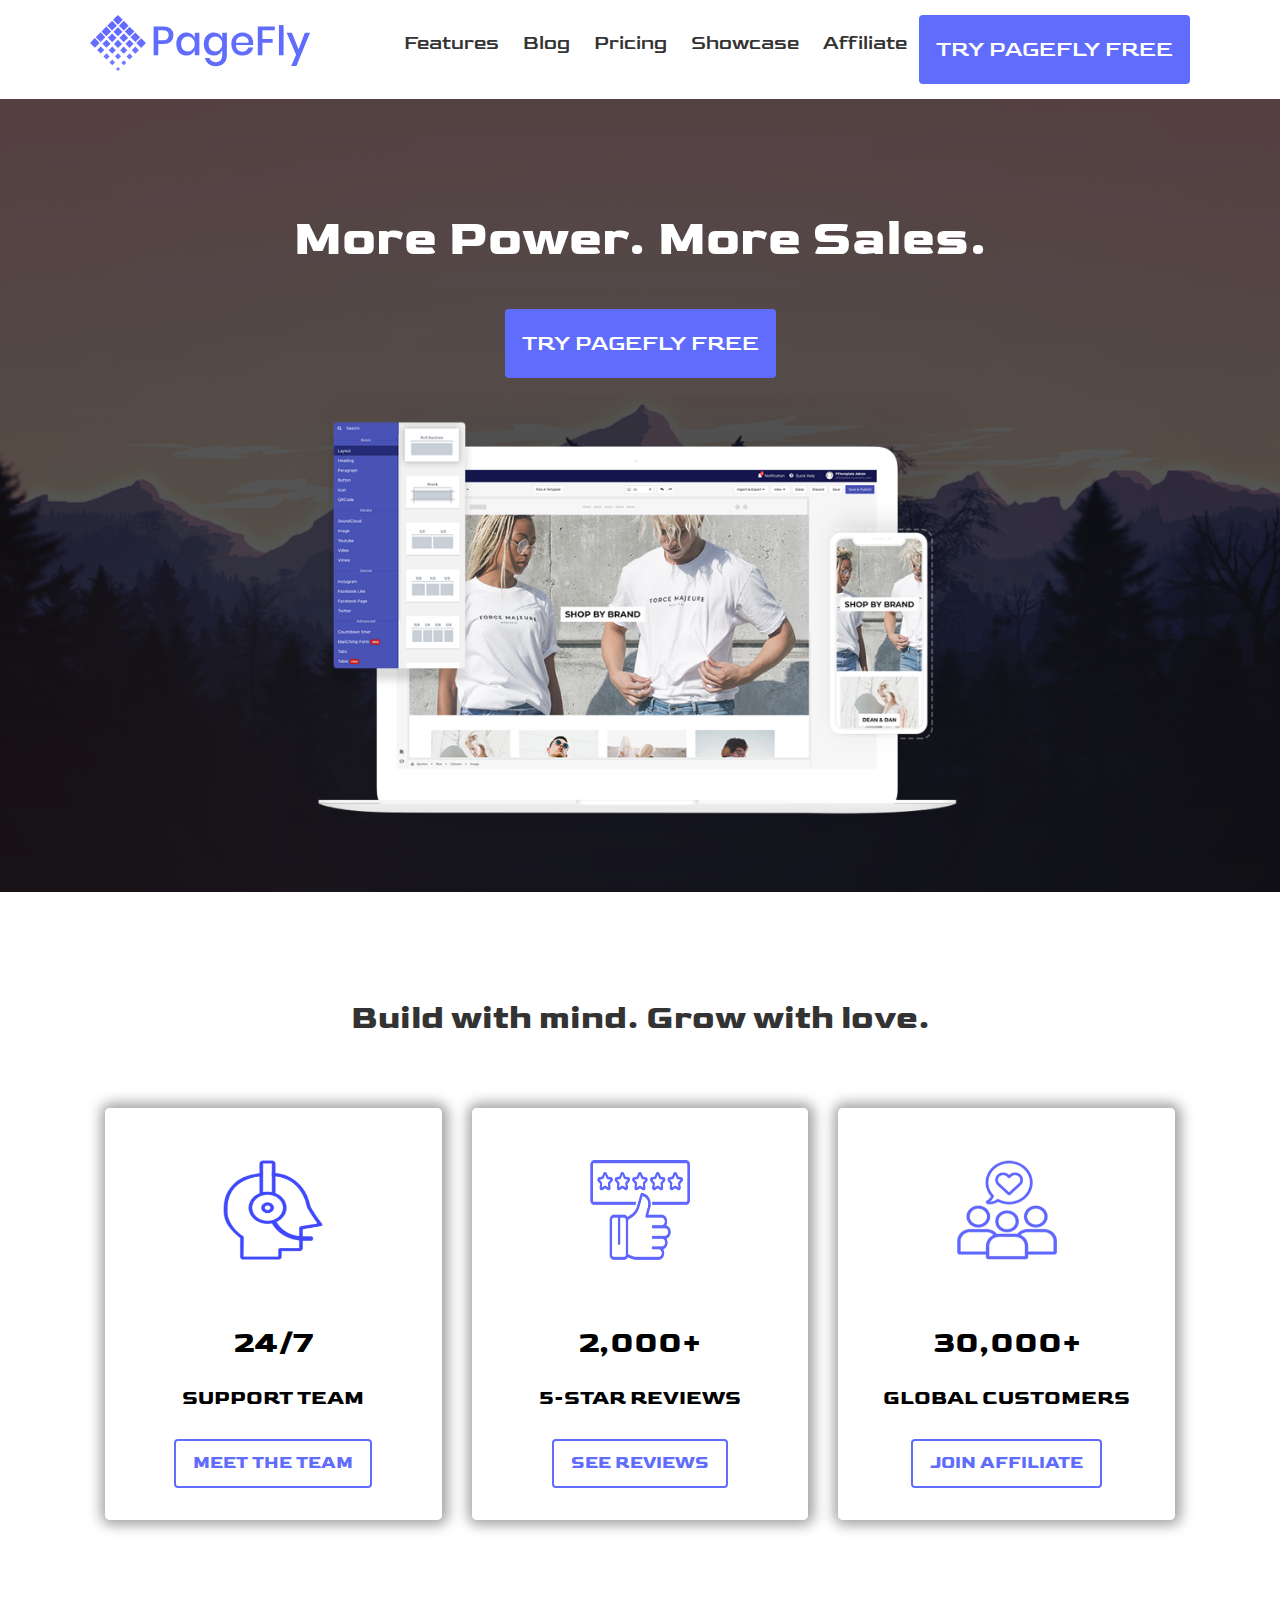
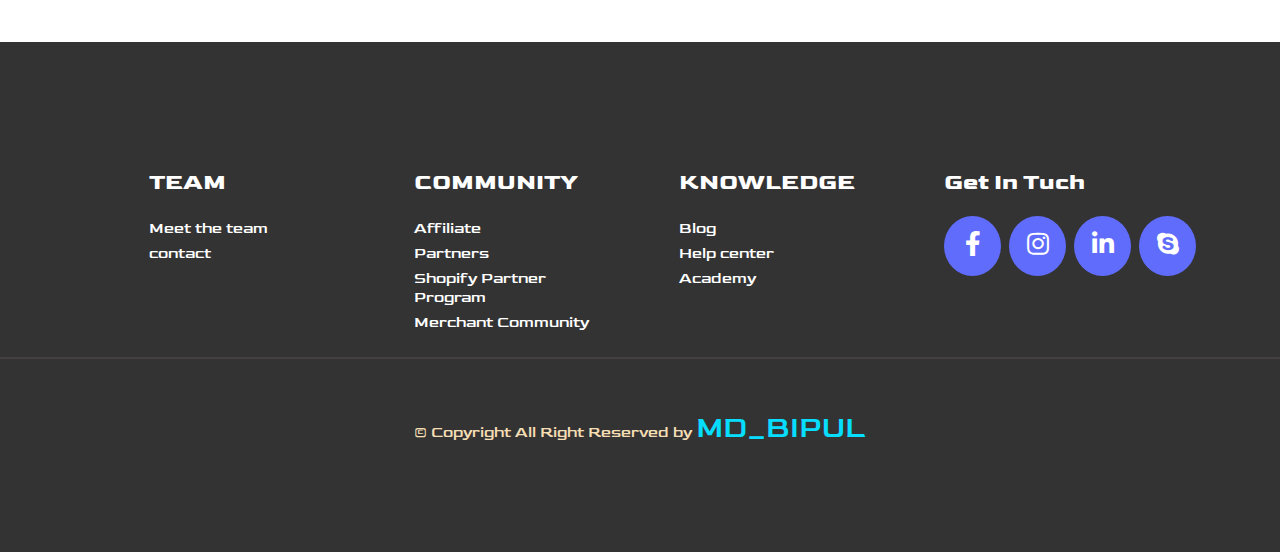
<file: index.html>
<!DOCTYPE html>
<html lang="en">
<head>
	<meta charset="UTF-8">
	<meta name="viewport" content="width=device-width, initial-scale=1.0">
	<title>PageFly.oi</title>
	<link rel="icon" href="assets/images/favicon.png">
	<link rel="stylesheet" href="assets/fontawsome/css/all.min.css">
	<link rel="stylesheet" href="assets/css/style.css">
</head>
<body>
	<!-- header section start -->
	<header>
		<div class="container">
			<div class="logo">
				<a href="index.html"><img src="assets/images/logo.svg" alt="logo.svg"></a>
			</div>
			<nav>
				<ul>
					<li><a href="Features.html">Features</a></li>
					<li><a href="Blog.html">Blog</a></li>
					<li><a href="#">Pricing</a></li>
					<li><a href="#">Showcase</a></li>
					<li><a href="#">Affiliate</a></li>
					<li><a class="bnt" href="#">TRY PAGEFLY FREE</a></li>
				</ul>
			</nav>
		</div>
	</header>
	<!-- header section end -->

	<!-- section area start -->
	<section class="banner_section">
		<div class="container">
			<div class="banner_contant">
				<h1>More Power. More Sales.</h1>
				<a class="bnt" href="#">TRY PAGEFLY FREE</a>
				<img src="assets/images/1.png" alt="banner_img">
			</div>
		</div>
	</section>
	<!-- section area end -->


	<!-- service section area start -->
	<div class="service_section">
		<div class="container">
			<div class="heading">
				<h2>Build with mind. Grow with love.</h2>
			</div>
		</div>

		<div class="container flex">
			<div class="col_ser">
				<div class="servic_contant">
					<img src="assets/images/service_1.png" alt="service_img">
					<h3>24/7</h3>
					<p>SUPPORT TEAM</p>
					<a href="#" class="service_btn">MEET THE TEAM</a>
				</div>
			</div>
			<div class="col_ser">
				<div class="servic_contant">
					<img src="assets/images/service_2.png" alt="service_img">
					<h3>2,000+</h3>
					<p>5-STAR REVIEWS</p>
					<a href="#" class="service_btn">SEE REVIEWS</a>
				</div>
			</div>
			<div class="col_ser">
				<div class="servic_contant">
					<img src="assets/images/service_3.png" alt="service_img">
					<h3>30,000+</h3>
					<p>GLOBAL CUSTOMERS</p>
					<a href="#" class="service_btn">JOIN AFFILIATE</a>
				</div>
			</div>
			
		</div>
	</div>
	<!-- service section area end -->


	<!-- footer section area start -->
	<footer>
		<div class="container flex">
			<div class="col_4">
				<div class="widget">
					<h4>TEAM</h4>
					<ul>
						<li><a href="#">Meet the team</a></li>
						<li><a href="#">contact</a></li>
					</ul>
				</div>
			</div>
			<div class="col_4">
				<div class="widget">
					<h4>COMMUNITY</h4>
					<ul>
						<li><a href="#">Affiliate</a></li>
						<li><a href="#">Partners</a></li>
						<li><a href="#">Shopify Partner Program</a></li>
						<li><a href="#">Merchant Community</a></li>
					</ul>
				</div>
			</div>
			<div class="col_4">
				<div class="widget">
					<h4>KNOWLEDGE</h4>
					<ul>
						<li><a href="#">Blog</a></li>
						<li><a href="#">Help center</a></li>
						<li><a href="#">Academy</a></li>
					</ul>
				</div>
			</div>
			<div class="col_4">
				<div class="widget">
					<h4>Get In Tuch</h4>
					<ul class="social_link">
						<li><a href="#"><i class="fab fa-facebook-f"></i></a></li>
						<li><a href="#"><i class="fab fa-instagram"></i></a></li>
						<li><a href="#"><i class="fab fa-linkedin-in"></i></a></li>
						<li><a href="#"><i class="fab fa-skype"></i></a></li>
					</ul>
				</div>
			</div>
		</div>
		<div>
			<div class="copyright">
				<p>&copy; Copyright All Right Reserved by <span>MD_BIPUL</span></p>
			</div>
		</div>
	</footer>
	<!-- footer section area end -->

</body>
</html>
</file>
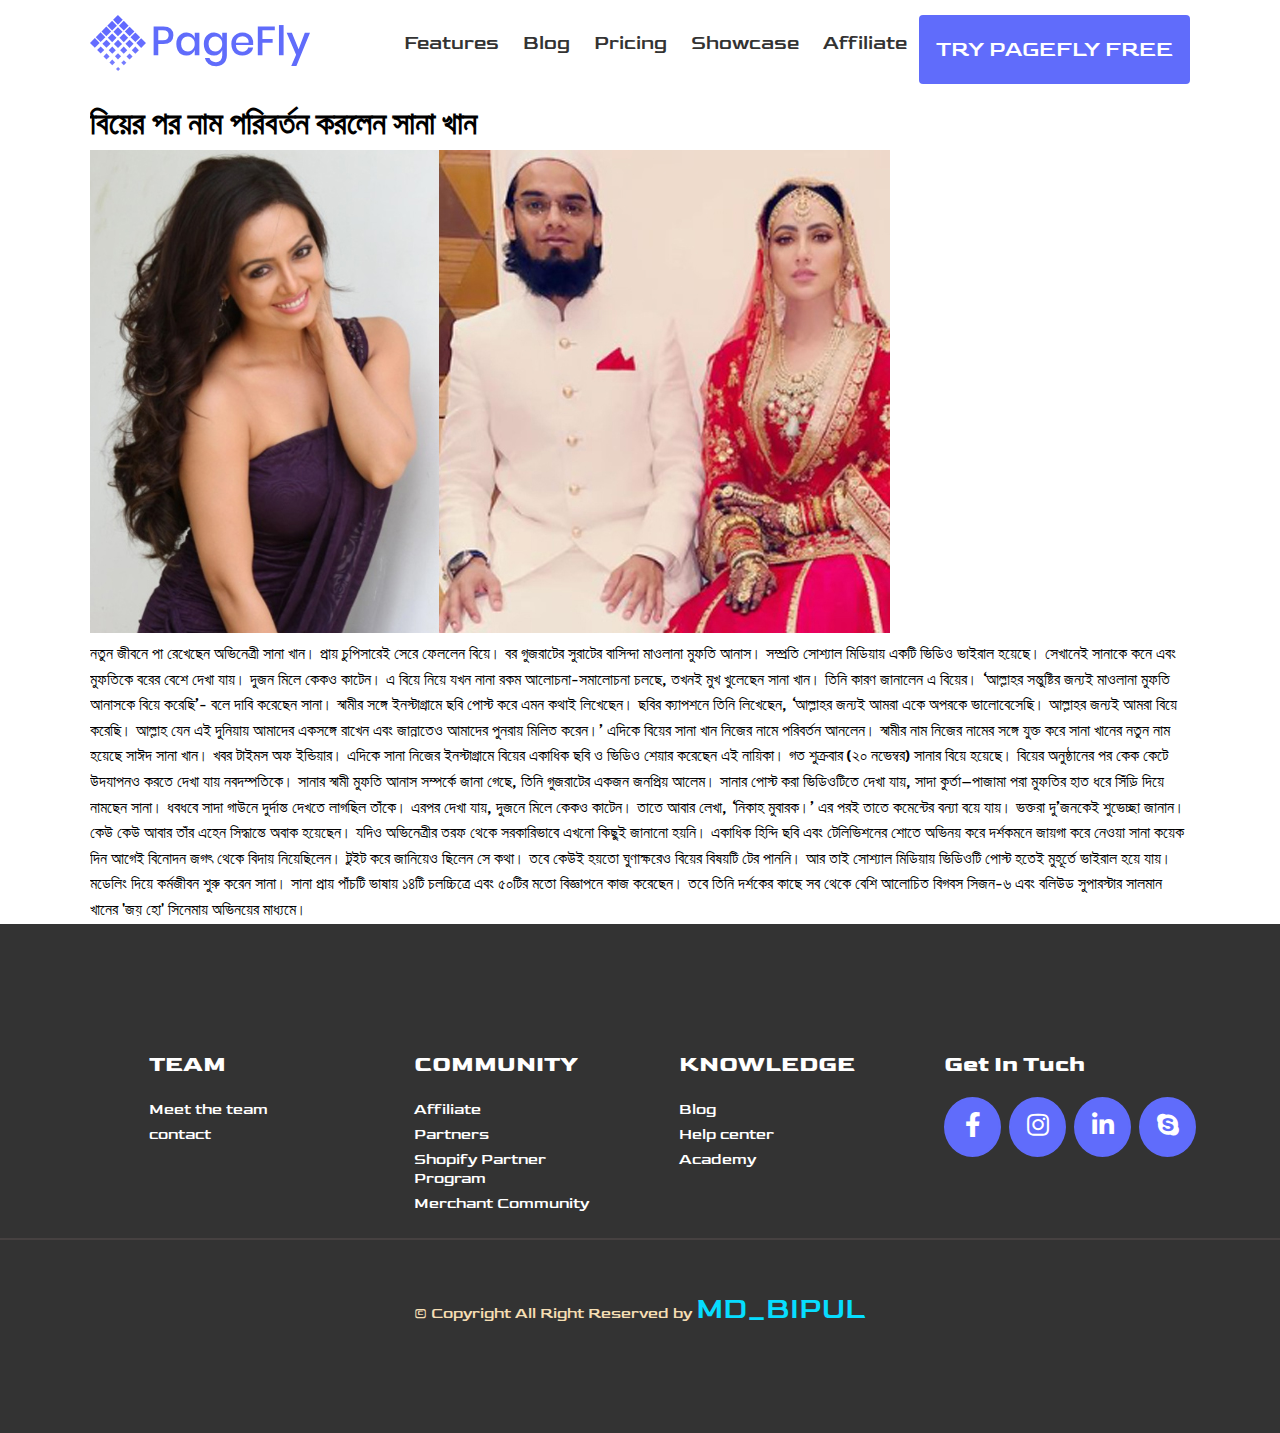
<file: Blog.html>
<!DOCTYPE html>
<html lang="en">
<head>
	<meta charset="UTF-8">
	<meta name="viewport" content="width=device-width, initial-scale=1.0">
	<title>PageFly.oi</title>
	<link rel="icon" href="assets/images/favicon.png">
	<link rel="stylesheet" href="assets/fontawsome/css/all.min.css">
	<link rel="stylesheet" href="assets/css/style.css">
</head>
<body>

	<!-- header section start -->
	<header>
		<div class="container">
			<div class="logo">
				<a href="index.html"><img src="assets/images/logo.svg" alt="logo.svg"></a>
			</div>
			<nav>
				<ul>
					<li><a href="Features.hlml">Features</a></li>
					<li><a href="Blog.html">Blog</a></li>
					<li><a href="#">Pricing</a></li>
					<li><a href="#">Showcase</a></li>
					<li><a href="#">Affiliate</a></li>
					<li><a class="bnt" href="#">TRY PAGEFLY FREE</a></li>
				</ul>
			</nav>
		</div>
	</header>
	<!-- header section end -->
	<div class="container">
		<div class="blog">
			<h1>বিয়ের পর নাম পরিবর্তন করলেন সানা খান</h1>
			<img src="assets/images/184540Untitled-2_copy.jpg" alt="">
			<p>নতুন জীবনে পা রেখেছেন অভিনেত্রী সানা খান। প্রায় চুপিসারেই সেরে ফেললেন বিয়ে। বর গুজরাটের সুরাটের বাসিন্দা মাওলানা মুফতি আনাস। সম্প্রতি সোশ্যাল মিডিয়ায় একটি ভিডিও ভাইরাল হয়েছে। সেখানেই সানাকে কনে এবং মুফতিকে বরের বেশে দেখা যায়। দু‌জন মিলে কেকও কাটেন।

			এ বিয়ে নিয়ে যখন নানা রকম আলোচনা-সমালোচনা চলছে, তখনই মুখ খুলেছেন সানা খান। তিনি কারণ জানালেন এ বিয়ের। ‘আল্লাহর সন্তুষ্টির জন্যই মাওলানা মুফতি আনাসকে বিয়ে করেছি’- বলে দাবি করেছেন সানা। স্বামীর সঙ্গে ইনস্টাগ্রামে ছবি পোস্ট করে এমন কথাই লিখেছেন। ছবির ক্যাপশনে তিনি  লিখেছেন, ‘আল্লাহর জন্যই আমরা একে অপরকে ভালোবেসেছি। আল্লাহর জন্যই আমরা বিয়ে করেছি। আল্লাহ যেন এই দুনিয়ায় আমাদের একসঙ্গে রাখেন এবং জান্নাতেও আমাদের পুনরায় মিলিত করেন।’

			এদিকে বিয়ের সানা খান নিজের নামে পরিবর্তন আনলেন। স্বামীর নাম নিজের নামের সঙ্গে যুক্ত করে সানা খানের নতুন নাম হয়েছে  সাঈদ সানা খান। খবর টাইমস অফ ইন্ডিয়ার। এদিকে সানা নিজের ইনস্টাগ্রামে বিয়ের একাধিক ছবি ও ভিডিও শেয়ার করেছেন এই নায়িকা।

			গত শুক্রবার (২০ নভেম্বর) সানার বিয়ে হয়েছে। বিয়ের অনুষ্ঠানের পর কেক কেটে উদযাপনও করতে দেখা যায় নবদম্পতিকে। সানার স্বামী মুফতি আনাস সম্পর্কে জানা গেছে, তিনি গুজরাটের একজন জনপ্রিয় আলেম।

			সানার পোস্ট করা ভিডিওটিতে দেখা যায়, সাদা কুর্তা–পাজামা পরা মুফতির হাত ধরে সিঁড়ি দিয়ে নামছেন সানা। ধবধবে সাদা গাউনে দুর্দান্ত দেখতে লাগছিল তাঁকে। এরপর দেখা যায়, দু‌জনে মিলে কেকও কাটেন। তাতে আবার লেখা, ‘‌নিকাহ মুবারক।’‌ এর পরই তাতে কমেন্টের বন্যা বয়ে যায়। ভক্তরা দু’জনকেই শুভেচ্ছা জানান। কেউ কেউ আবার তাঁর এহেন সিদ্ধান্তে অবাক হয়েছেন। যদিও অভিনেত্রীর তরফ থেকে সরকারিভাবে এখনো কিছুই জানানো হয়নি।

			একাধিক হিন্দি ছবি এবং টেলিভিশনের শোতে অভিনয় করে দর্শকমনে জায়গা করে নেওয়া সানা কয়েক দিন আগেই বিনোদন জগৎ থেকে বিদায় নিয়েছিলেন। টুইট করে জানিয়েও ছিলেন সে কথা। তবে কেউই হয়তো ঘুণাক্ষরেও বিয়ের বিষয়টি টের পাননি। আর তাই সোশ্যাল মিডিয়ায় ভিডিওটি পোস্ট হতেই মুহূর্তে ভাইরাল হয়ে যায়।

			মডেলিং দিয়ে কর্মজীবন শুরু করেন সানা। সানা প্রায় পাঁচটি ভাষায় ১৪টি চলচ্চিত্রে এবং ৫০টির মতো বিজ্ঞাপনে কাজ করেছেন। তবে তিনি দর্শকের কাছে সব থেকে বেশি আলোচিত বিগবস সিজন-৬ এবং বলিউড সুপারস্টার সালমান খানের 'জয় হো' সিনেমায় অভিনয়ের মাধ্যমে।</p>
		</div>
	</div>



	<!-- footer section area start -->
	<footer>
		<div class="container flex">
			<div class="col_4">
				<div class="widget">
					<h4>TEAM</h4>
					<ul>
						<li><a href="#">Meet the team</a></li>
						<li><a href="#">contact</a></li>
					</ul>
				</div>
			</div>
			<div class="col_4">
				<div class="widget">
					<h4>COMMUNITY</h4>
					<ul>
						<li><a href="#">Affiliate</a></li>
						<li><a href="#">Partners</a></li>
						<li><a href="#">Shopify Partner Program</a></li>
						<li><a href="#">Merchant Community</a></li>
					</ul>
				</div>
			</div>
			<div class="col_4">
				<div class="widget">
					<h4>KNOWLEDGE</h4>
					<ul>
						<li><a href="#">Blog</a></li>
						<li><a href="#">Help center</a></li>
						<li><a href="#">Academy</a></li>
					</ul>
				</div>
			</div>
			<div class="col_4">
				<div class="widget">
					<h4>Get In Tuch</h4>
					<ul class="social_link">
						<li><a href="#"><i class="fab fa-facebook-f"></i></a></li>
						<li><a href="#"><i class="fab fa-instagram"></i></a></li>
						<li><a href="#"><i class="fab fa-linkedin-in"></i></a></li>
						<li><a href="#"><i class="fab fa-skype"></i></a></li>
					</ul>
				</div>
			</div>
		</div>
		<div>
			<div class="copyright">
				<p>&copy; Copyright All Right Reserved by <span>MD_BIPUL</span></p>
			</div>
		</div>
	</footer>
	<!-- footer section area end -->

</body>
</html>
</file>
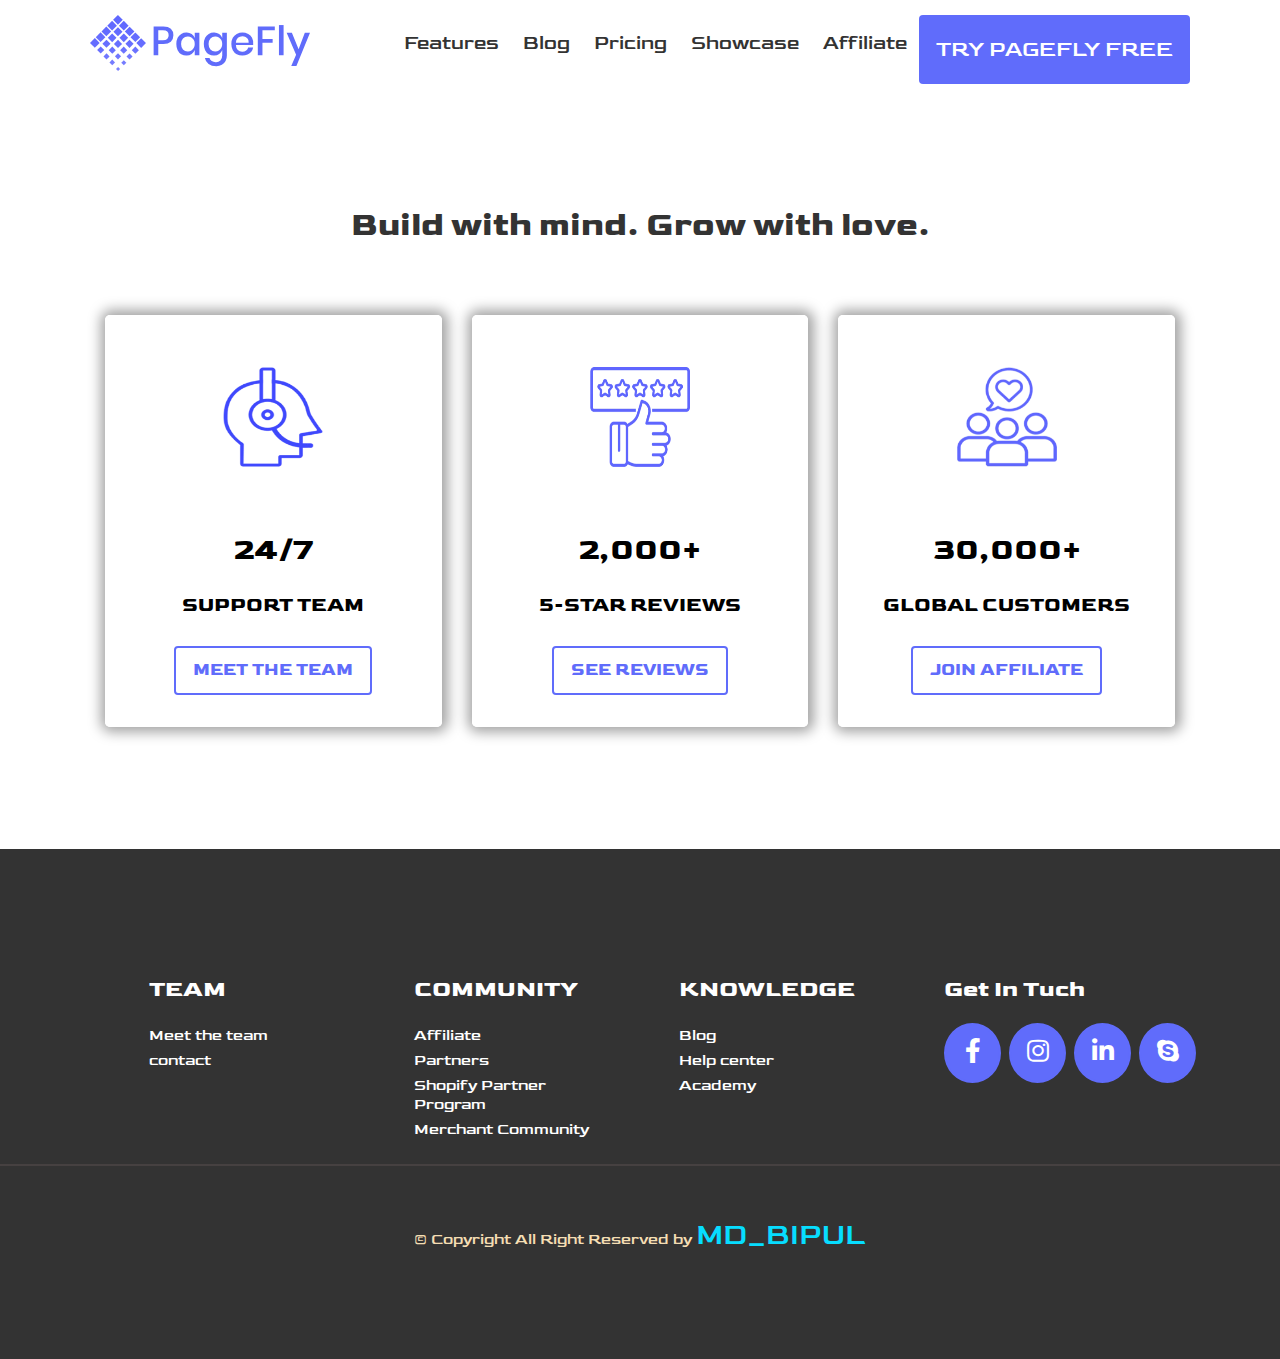
<file: Features.html>
<!DOCTYPE html>
<html lang="en">
<head>
	<meta charset="UTF-8">
	<meta name="viewport" content="width=device-width, initial-scale=1.0">
	<title>PageFly.oi</title>
	<link rel="icon" href="assets/images/favicon.png">
	<link rel="stylesheet" href="assets/fontawsome/css/all.min.css">
	<link rel="stylesheet" href="assets/css/style.css">
</head>
<body>
	<!-- header section start -->
	<header>
		<div class="container">
			<div class="logo">
				<a href="index.html"><img src="assets/images/logo.svg" alt="logo.svg"></a>
			</div>
			<nav>
				<ul>
					<li><a href="Features.html">Features</a></li>
					<li><a href="Blog.html">Blog</a></li>
					<li><a href="#">Pricing</a></li>
					<li><a href="#">Showcase</a></li>
					<li><a href="#">Affiliate</a></li>
					<li><a class="bnt" href="#">TRY PAGEFLY FREE</a></li>
				</ul>
			</nav>
		</div>
	</header>
	<!-- header section end -->



	<!-- service section area start -->
	<div class="service_section">
		<div class="container">
			<div class="heading">
				<h2>Build with mind. Grow with love.</h2>
			</div>
		</div>

		<div class="container flex">
			<div class="col_ser">
				<div class="servic_contant">
					<img src="assets/images/service_1.png" alt="service_img">
					<h3>24/7</h3>
					<p>SUPPORT TEAM</p>
					<a href="#" class="service_btn">MEET THE TEAM</a>
				</div>
			</div>
			<div class="col_ser">
				<div class="servic_contant">
					<img src="assets/images/service_2.png" alt="service_img">
					<h3>2,000+</h3>
					<p>5-STAR REVIEWS</p>
					<a href="#" class="service_btn">SEE REVIEWS</a>
				</div>
			</div>
			<div class="col_ser">
				<div class="servic_contant">
					<img src="assets/images/service_3.png" alt="service_img">
					<h3>30,000+</h3>
					<p>GLOBAL CUSTOMERS</p>
					<a href="#" class="service_btn">JOIN AFFILIATE</a>
				</div>
			</div>
			
		</div>
	</div>
	<!-- service section area end -->


	<!-- footer section area start -->
	<footer>
		<div class="container flex">
			<div class="col_4">
				<div class="widget">
					<h4>TEAM</h4>
					<ul>
						<li><a href="#">Meet the team</a></li>
						<li><a href="#">contact</a></li>
					</ul>
				</div>
			</div>
			<div class="col_4">
				<div class="widget">
					<h4>COMMUNITY</h4>
					<ul>
						<li><a href="#">Affiliate</a></li>
						<li><a href="#">Partners</a></li>
						<li><a href="#">Shopify Partner Program</a></li>
						<li><a href="#">Merchant Community</a></li>
					</ul>
				</div>
			</div>
			<div class="col_4">
				<div class="widget">
					<h4>KNOWLEDGE</h4>
					<ul>
						<li><a href="#">Blog</a></li>
						<li><a href="#">Help center</a></li>
						<li><a href="#">Academy</a></li>
					</ul>
				</div>
			</div>
			<div class="col_4">
				<div class="widget">
					<h4>Get In Tuch</h4>
					<ul class="social_link">
						<li><a href="#"><i class="fab fa-facebook-f"></i></a></li>
						<li><a href="#"><i class="fab fa-instagram"></i></a></li>
						<li><a href="#"><i class="fab fa-linkedin-in"></i></a></li>
						<li><a href="#"><i class="fab fa-skype"></i></a></li>
					</ul>
				</div>
			</div>
		</div>
		<div>
			<div class="copyright">
				<p>&copy; Copyright All Right Reserved by <span>MD_BIPUL</span></p>
			</div>
		</div>
	</footer>
	<!-- footer section area end -->

</body>
</html>
</file>
<file: assets/css/style.css>
@import url('https://fonts.googleapis.com/css2?family=Goldman:wght@400;700&display=swap');

body{
	font-family: 'Goldman', cursive;
	font-size: 16px;
	line-height: 1.6;
}


*{
	margin: 0;
	padding: 0;
}
img{
	max-width: 100%;
}
header {
    padding: 15px 0px;
}
.container {
    width: 1100px;
    margin: auto;
    overflow: hidden;
}

.logo {
    width: 20%;
    float: left;
}

nav {
    width: 80%;
    float: left;
}

nav ul {
    list-style: none;
    display: flex;
    justify-content: flex-end;
    overflow: hidden;
}

nav ul li {
}

nav ul li a {
    color: #333;
    text-decoration: none;
    font-size: 20px;
    padding: 12px;
    display: inline-block;
}
nav ul li a:hover{
	color: #606cfb;
}
a.bnt {
    background-color: #606cfb;
    border-radius: 4px;
    color: white;
    text-decoration: none;
    font-size: 22px;
    padding: 17px;
    display: inline-block;
    transition-duration: .9s;
}
a.bnt:hover {
    background-color: #2632bf;
}
section.banner_section {
    background-image: url(../images/banner_bg.png);
    background-position: center;
    background-repeat: no-repeat;
    background-size: cover;
    background-color: #000000ab;
    background-blend-mode: overlay;
}
.banner_contant h1 {
    color: white;
    font-size: 50px;
    margin-bottom: 30px;
}

.banner_contant {text-align: center;padding-top: 100px;}
.banner_contant img{
	display: block;
	margin: auto;
	margin-top: 20px;
	width: 700px;
}


/* service area start */
.service_section{
	padding: 100px 0;
}
.container{

}
.heading{

}
.heading h2 {
    text-align: center;
    font-size: 33px;
    color: #333;
    margin-bottom: 41px;
}


.col_ser {
    padding: 15px;
    width: 33.33%;
}
.servic_contant{

padding: 0 22px;

text-align: center;

border: 2px solid white;

box-shadow: 1px 0px 13px 5px #a2a2a2;

border-radius: 5px;
}
.flex{

display: flex;

padding: 7px;
}

.servic_contant img {
    width: 100px;
    height: 100px;
    padding: 50px 0;
}

.servic_contant h3 {
    font-size: 30px;
    margin-bottom: 15px;
}

.servic_contant p {
    font-size: 20px;
    font-weight: 700;
    margin-bottom: 25px;
}
a.service_btn {
    border-radius: 4px;
    color: #606cfb;
    text-decoration: none;
    font-size: 17px;
    padding: 9px 17px;
    display: inline-block;
    transition-duration: .9s;
    border: 2px solid #606cfb;
    margin-bottom: 30px;
    font-weight: 600;
}

a.service_btn:hover {
    background-color: #6068fe;
    color: white;
}



/* service area end */


/* footer area start */
footer{
	background-color: #333;
	padding: 100px 0;
}
.col_4{
	width: 25%;
	padding: 15px;
}
.widget ul {
    list-style: none;
    margin-top: 15px;
}

.widget {
    color: white;
    display: block;
    padding-left: 44px;
}

.widget ul li a {
    text-decoration: none;
    color: white;
    padding: 3px 0;
    display: block;
    /* margin-left: 10px; */
}

a h4 {
    color: white;
}

.widget h4 {
    font-size: 23px;
}
.widget a {
    text-decoration: none;
}
.widget ul li {
    line-height: 19px;
}

.copyright {
    text-align: center;
}

.copyright p {
    color: wheat;
    padding-top: 45px;
    border-top: 2px solid #464141;
}
.copyright p span{
	color: #07ddff;
	font-size: 30px;
}


ul.social_link{

display: flex;
}
ul.social_link li{

}
ul.social_link li a{
    background-color: #606cfb;
    margin-right: 8px;
    border-radius: 50%;
    width: 53px;
    height: 50px;
    justify-content: center;
    text-align: center;
    line-height: 50px;
    font-size: 25px;
    transition-duration: .9s;
    border: 2px solid #606cfb;
}

ul.social_link li a:hover {
    background-color: red;
    color: #ffffff;
    border: 2px solid #606cfb;
}

/* footer area end */
</file>
